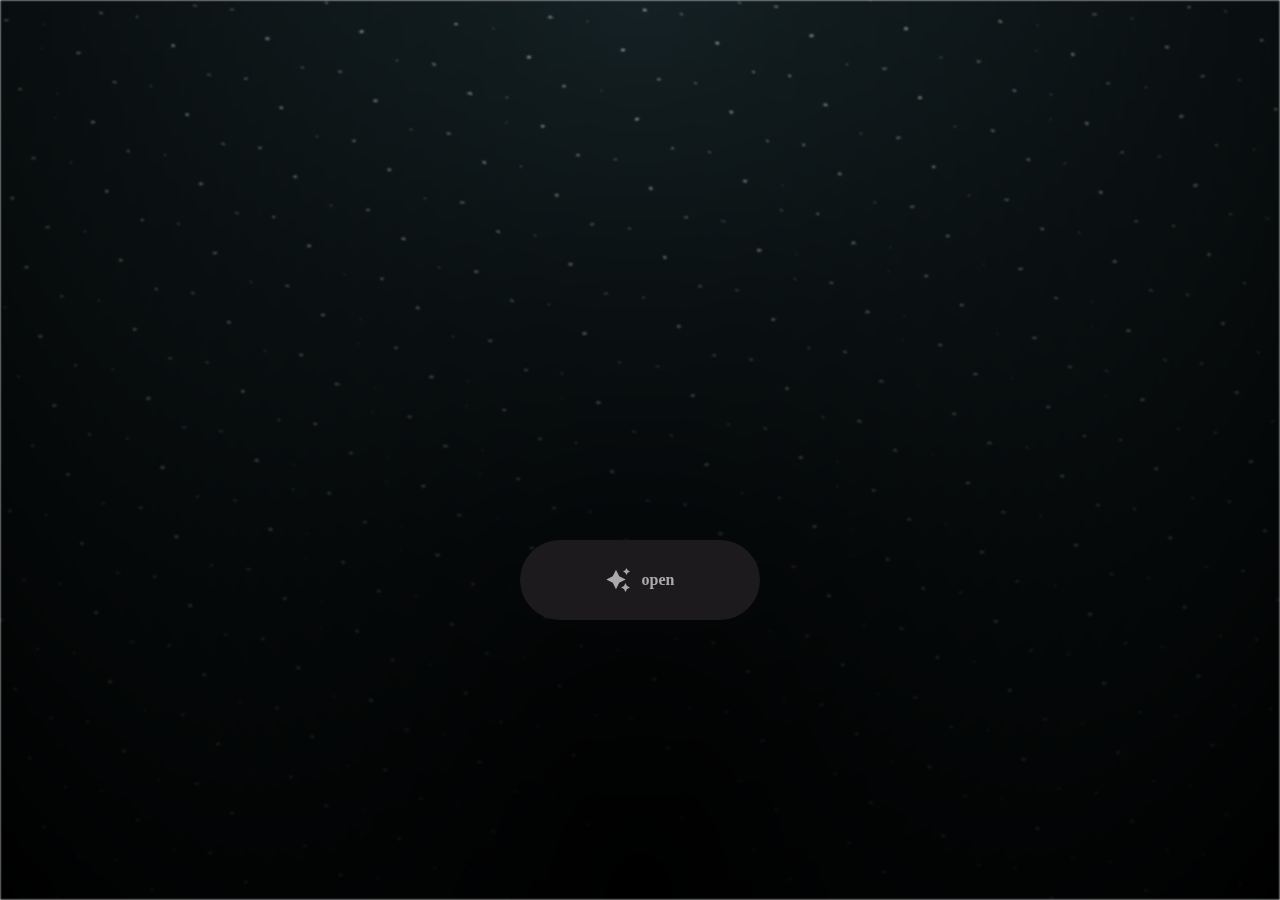
<file: index.html>
<!DOCTYPE html>
<html lang="en">

<head>
    <meta charset="UTF-8">
    <meta name="viewport" content="width=device-width, initial-scale=1.0">
    <link rel="shortcut icon" href="images/gift.png" type="image/x-icon">
    <link rel="stylesheet" href="index.css">

    <title>Welcome to my resume</title>
</head>

<body>

    

    <div class="night"></div>

    <h1 class="title"></h1>

    <div style="position: absolute; top: 60vh; width: 100%; display: flex; justify-content: center;">
        <a href="index1.html" class="btn">
            <svg height="24" width="24" fill="#FFFFFF" viewBox="0 0 24 24" data-name="Layer 1" id="Layer_1" class="sparkle">
                <path d="M10,21.236,6.755,14.745.264,11.5,6.755,8.255,10,1.764l3.245,6.491L19.736,11.5l-6.491,3.245ZM18,21l1.5,3L21,21l3-1.5L21,18l-1.5-3L18,18l-3,1.5ZM19.333,4.667,20.5,7l1.167-2.333L24,3.5,21.667,2.333,20.5,0,19.333,2.333,17,3.5Z"></path>
            </svg>
            <span class="text">open</span>
        </a>
    </div>

    <script src="index.js"></script>
</body>

</html>
</file>
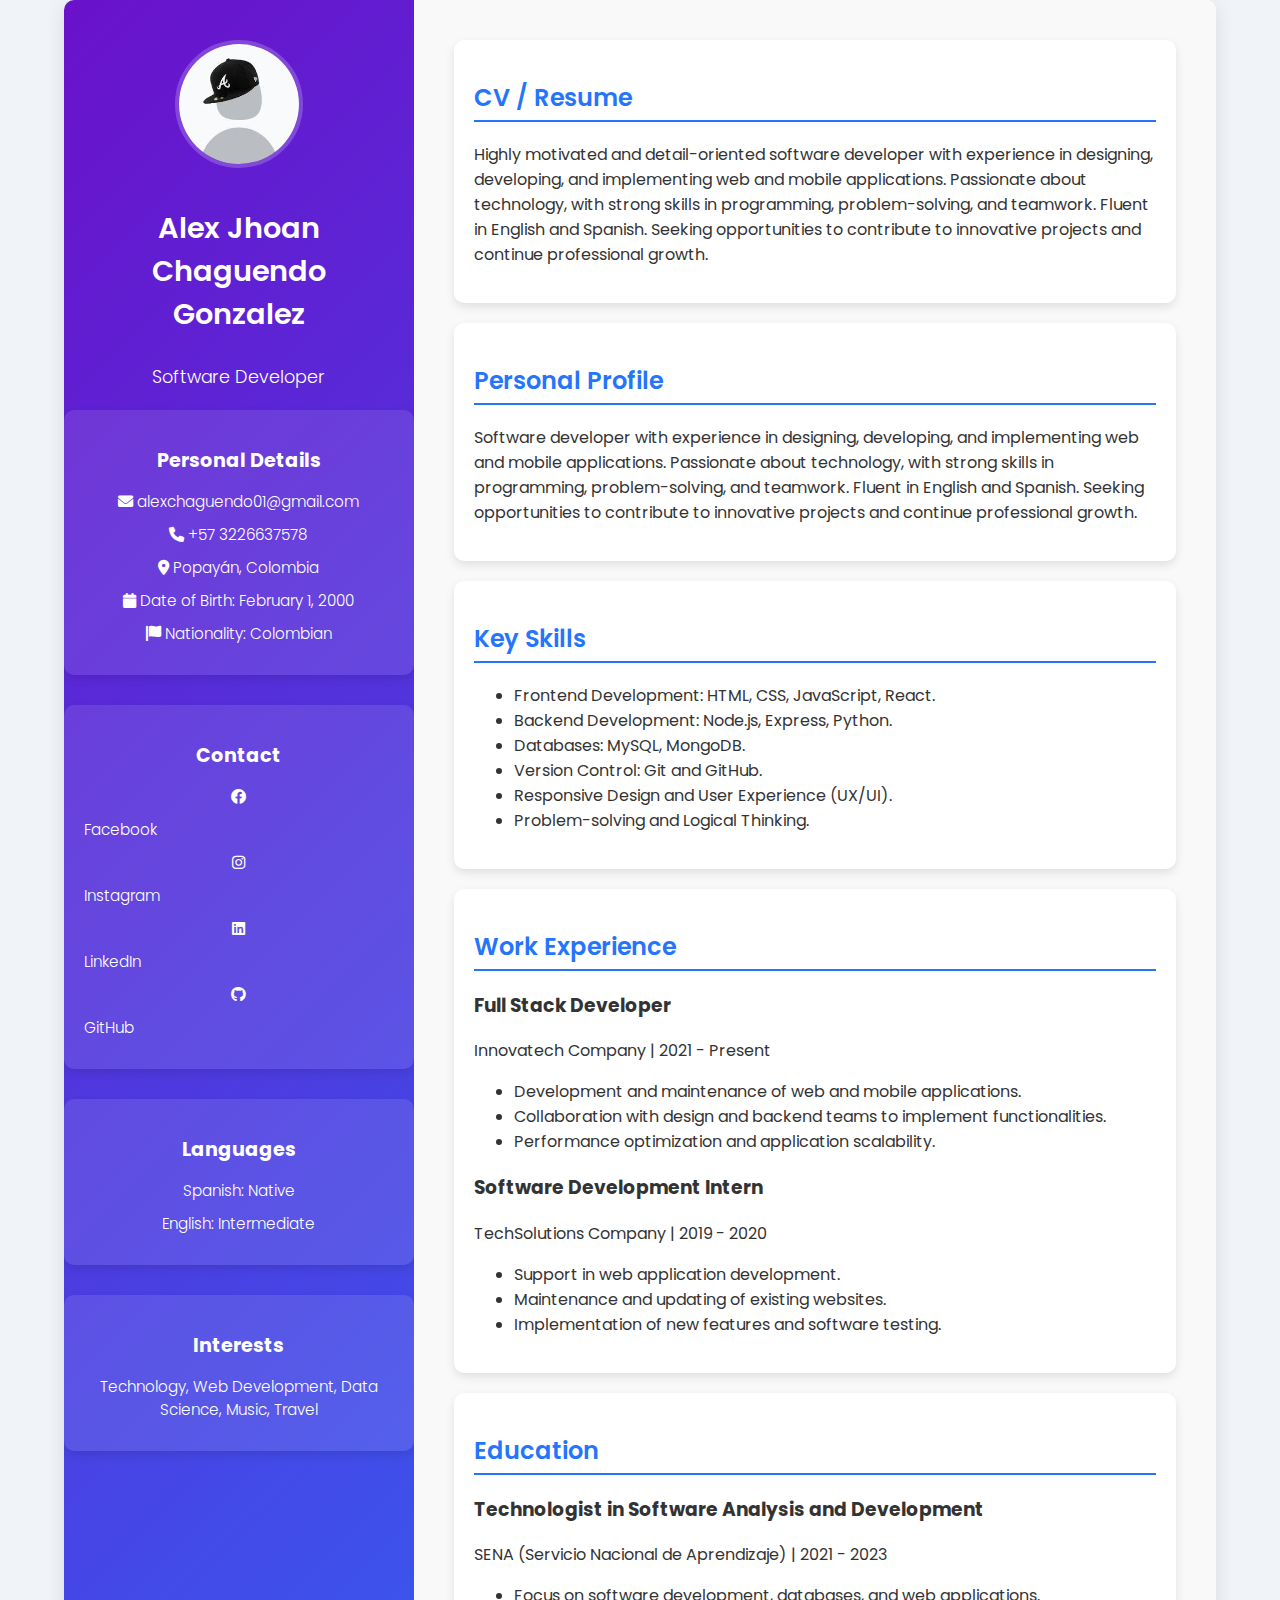
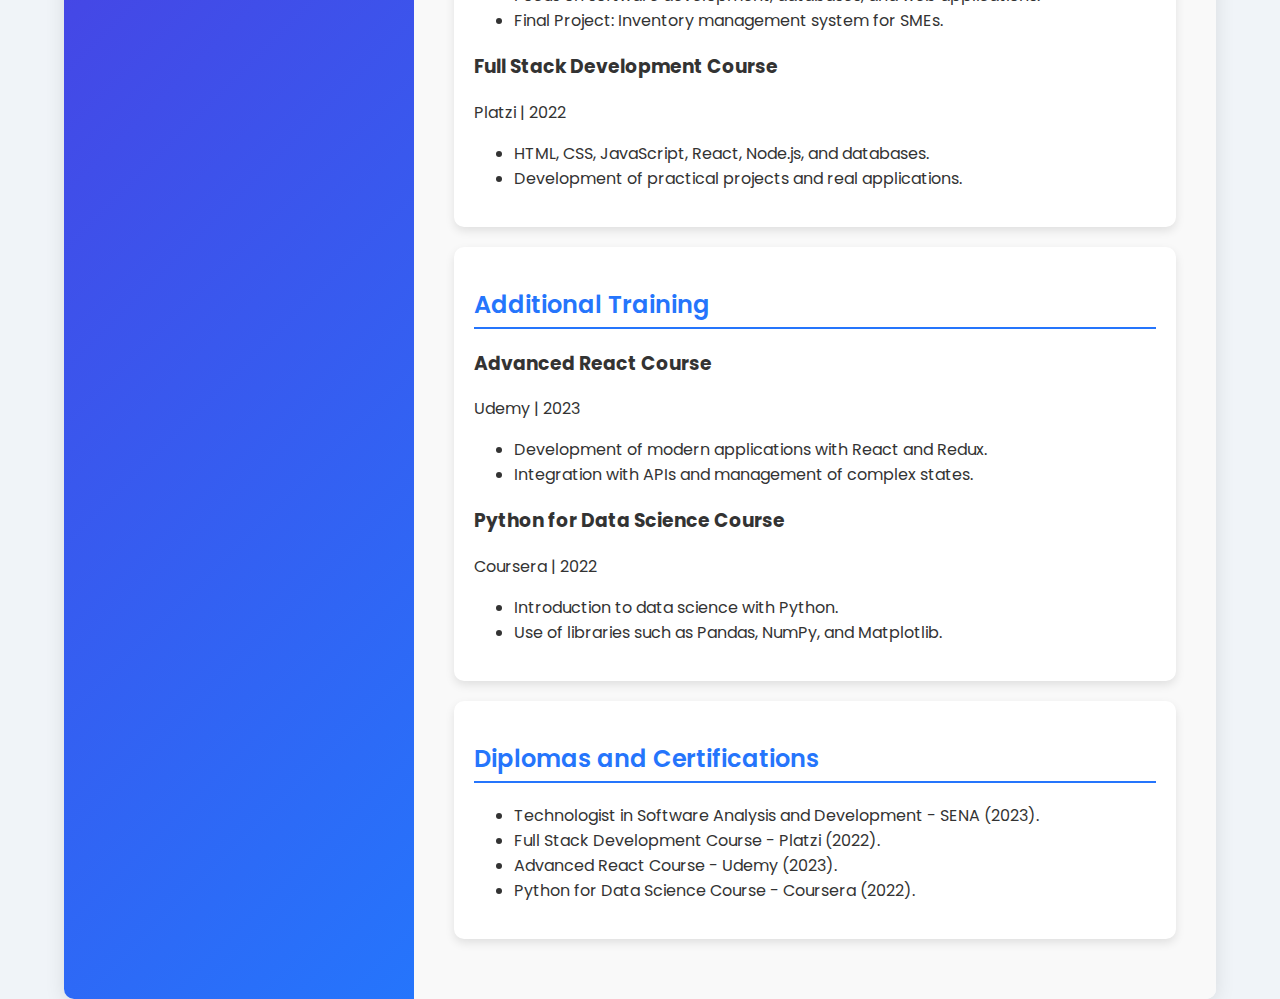
<file: index1.html>
<!DOCTYPE html>
<html lang="en">
<head>
    <meta charset="UTF-8">
    <meta name="viewport" content="width=device-width, initial-scale=1.0">
    <title>Resume - Alex Jhoan Chaguendo Gonzalez</title>
    <link rel="stylesheet" href="index1.css">
    
    <link href="https://fonts.googleapis.com/css2?family=Poppins:wght@300;400;500;600&display=swap" rel="stylesheet">
  
    <link rel="stylesheet" href="https://cdnjs.cloudflare.com/ajax/libs/font-awesome/6.0.0-beta3/css/all.min.css">
</head>
<body>
    <div class="contenedor-cv">
       
        <div class="barra-lateral">
            <img src="img/foto-perfil.jpg" alt="Profile Picture">
            <h1>Alex Jhoan Chaguendo Gonzalez</h1>
            <p>Software Developer</p>

          
            <div class="seccion">
                <h2>Personal Details</h2>
                <p><i class="fas fa-envelope"></i> alexchaguendo01@gmail.com</p>
                <p><i class="fas fa-phone"></i> +57 3226637578</p>
                <p><i class="fas fa-map-marker-alt"></i> Popayán, Colombia</p>
                <p><i class="fas fa-calendar"></i> Date of Birth: February 1, 2000</p>
                <p><i class="fas fa-flag"></i> Nationality: Colombian</p>
            </div>

            <div class="seccion">
                <h2>Contact</h2>
                <p><i class="fab fa-facebook"></i> <a href="https://www.facebook.com/alex.chaguendo" target="_blank">Facebook</a></p>
                <p><i class="fab fa-instagram"></i> <a href="https://www.instagram.com/alex.chaguendo" target="_blank">Instagram</a></p>
                <p><i class="fab fa-linkedin"></i> <a href="https://www.linkedin.com/in/alex-chaguendo" target="_blank">LinkedIn</a></p>
                <p><i class="fab fa-github"></i> <a href="https://github.com/alexchaguendo" target="_blank">GitHub</a></p>
            </div>

           
            <div class="seccion">
                <h2>Languages</h2>
                <p>Spanish: Native</p>
                <p>English: Intermediate</p>
            </div>

            
            <div class="seccion">
                <h2>Interests</h2>
                <p>Technology, Web Development, Data Science, Music, Travel</p>
            </div>
        </div>

       
        <div class="contenido-principal">
            
            <section class="seccion">
                <h2>CV / Resume</h2>
                <p>
                    Highly motivated and detail-oriented software developer with experience in designing, developing, and implementing web and mobile applications. Passionate about technology, with strong skills in programming, problem-solving, and teamwork. Fluent in English and Spanish. Seeking opportunities to contribute to innovative projects and continue professional growth.
                </p>
            </section>

            
            <section class="seccion">
                <h2>Personal Profile</h2>
                <p>
                    Software developer with experience in designing, developing, and implementing web and mobile applications. Passionate about technology, with strong skills in programming, problem-solving, and teamwork. Fluent in English and Spanish. Seeking opportunities to contribute to innovative projects and continue professional growth.
                </p>
            </section>

            
            <section class="seccion">
                <h2>Key Skills</h2>
                <ul>
                    <li>Frontend Development: HTML, CSS, JavaScript, React.</li>
                    <li>Backend Development: Node.js, Express, Python.</li>
                    <li>Databases: MySQL, MongoDB.</li>
                    <li>Version Control: Git and GitHub.</li>
                    <li>Responsive Design and User Experience (UX/UI).</li>
                    <li>Problem-solving and Logical Thinking.</li>
                </ul>
            </section>

           
            <section class="seccion">
                <h2>Work Experience</h2>
                <div>
                    <h3>Full Stack Developer</h3>
                    <p>Innovatech Company | 2021 - Present</p>
                    <ul>
                        <li>Development and maintenance of web and mobile applications.</li>
                        <li>Collaboration with design and backend teams to implement functionalities.</li>
                        <li>Performance optimization and application scalability.</li>
                    </ul>
                </div>
                <div>
                    <h3>Software Development Intern</h3>
                    <p>TechSolutions Company | 2019 - 2020</p>
                    <ul>
                        <li>Support in web application development.</li>
                        <li>Maintenance and updating of existing websites.</li>
                        <li>Implementation of new features and software testing.</li>
                    </ul>
                </div>
            </section>

           
            <section class="seccion">
                <h2>Education</h2>
                <div>
                    <h3>Technologist in Software Analysis and Development</h3>
                    <p>SENA (Servicio Nacional de Aprendizaje) | 2021 - 2023</p>
                    <ul>
                        <li>Focus on software development, databases, and web applications.</li>
                        <li>Final Project: Inventory management system for SMEs.</li>
                    </ul>
                </div>
                <div>
                    <h3>Full Stack Development Course</h3>
                    <p>Platzi | 2022</p>
                    <ul>
                        <li>HTML, CSS, JavaScript, React, Node.js, and databases.</li>
                        <li>Development of practical projects and real applications.</li>
                    </ul>
                </div>
            </section>

            
            <section class="seccion">
                <h2>Additional Training</h2>
                <div>
                    <h3>Advanced React Course</h3>
                    <p>Udemy | 2023</p>
                    <ul>
                        <li>Development of modern applications with React and Redux.</li>
                        <li>Integration with APIs and management of complex states.</li>
                    </ul>
                </div>
                <div>
                    <h3>Python for Data Science Course</h3>
                    <p>Coursera | 2022</p>
                    <ul>
                        <li>Introduction to data science with Python.</li>
                        <li>Use of libraries such as Pandas, NumPy, and Matplotlib.</li>
                    </ul>
                </div>
            </section>

        
            <section class="seccion">
                <h2>Diplomas and Certifications</h2>
                <ul>
                    <li>Technologist in Software Analysis and Development - SENA (2023).</li>
                    <li>Full Stack Development Course - Platzi (2022).</li>
                    <li>Advanced React Course - Udemy (2023).</li>
                    <li>Python for Data Science Course - Coursera (2022).</li>
                </ul>
            </section>
        </div>
    </div>
</body>
</html>
</file>
<file: index.css>
*,
*::after,
*::before {
  padding: 0;
  margin: 0;
  box-sizing: border-box;
}

:root {
  --dark-color: #000;
}

.night {
  position: fixed;
  left: 50%;
  top: 0;
  transform: translateX(-50%);
  width: 100%;
  height: 100%;
  filter: blur(0.1vmin);
  background-image: radial-gradient(ellipse at top, transparent 0%, var(--dark-color)), radial-gradient(ellipse at bottom, var(--dark-color), rgba(145, 233, 255, 0.2)), repeating-linear-gradient(220deg, rgb(0, 0, 0) 0px, rgb(0, 0, 0) 19px, transparent 19px, transparent 22px), repeating-linear-gradient(189deg, rgb(0, 0, 0) 0px, rgb(0, 0, 0) 19px, transparent 19px, transparent 22px), repeating-linear-gradient(148deg, rgb(0, 0, 0) 0px, rgb(0, 0, 0) 19px, transparent 19px, transparent 22px), linear-gradient(90deg, rgb(255, 255, 250), rgb(240, 240, 240));
}

.title {
  position: absolute;
  top: 0;
  left: 0;
  color: white;
  font-family: 'Courier New', Courier, monospace;

  display: flex;
  flex-wrap: wrap;
  justify-content: center;
  align-content: center;
  align-items: center;

  width: 100%;
  height: 100vh;
  text-shadow: 0 0 20px white;
  letter-spacing: 0px;
}

@media (min-width: 500px) {
  .title {
    letter-spacing: 20px;
  }
}

@keyframes typing {
  from {
    opacity: 0;
  }

  to {
    opacity: 1;
  }
}

/* Terapkan animasi dengan delay */
.title span {
  opacity: 0;
  animation: typing 1s ease forwards;
  animation-delay: var(--delay);
}

a {
  text-decoration: none;
}

.btn {
  border: none;
  width: 15em;
  height: 5em;
  border-radius: 3em;
  display: flex;
  justify-content: center;
  align-items: center;
  gap: 12px;
  background: #1C1A1C;
  cursor: pointer;
  transition: all 450ms ease-in-out;
}

.sparkle {
  fill: #AAAAAA;
  transition: all 800ms ease;
}

.text {
  font-weight: 600;
  color: #AAAAAA;
  font-size: medium;
}

.btn:hover {
  background: linear-gradient(0deg, #A47CF3, #683FEA);
  box-shadow: inset 0px 1px 0px 0px rgba(255, 255, 255, 0.4),
    inset 0px -4px 0px 0px rgba(0, 0, 0, 0.2),
    0px 0px 0px 4px rgba(255, 255, 255, 0.2),
    0px 0px 180px 0px #9917FF;
  transform: translateY(-2px);
}

.btn:hover .text {
  color: white;
}

.btn:hover .sparkle {
  fill: white;
  transform: scale(1.2);
}
</file>
<file: index1.css>
/* Estilos generales */
body {
    font-family: 'Poppins', sans-serif;
    margin: 0;
    padding: 0;
    background-color: #f0f4f8;
    color: #333;
    display: flex;
    justify-content: center;
    align-items: center;
    min-height: 100vh;
}

.contenedor-cv {
    width: 90%;
    max-width: 1200px;
    display: flex;
    background: white;
    border-radius: 10px;
    overflow: hidden;
    box-shadow: 0px 4px 20px rgba(0, 0, 0, 0.1);
}

/* Barra lateral con degradado azul-morado suave */
.barra-lateral {
    width: 30%;
    background: linear-gradient(135deg, #6a11cb, #2575fc); /* Degradado morado a azul */
    color: white;
    padding: 40px 20px;
    text-align: center;
    display: flex;
    flex-direction: column;
    align-items: center;
}

.barra-lateral img {
    width: 120px;
    height: 120px;
    border-radius: 50%;
    border: 4px solid rgba(255, 255, 255, 0.2); /* Borde semitransparente */
    margin-bottom: 20px;
}

.barra-lateral h1 {
    font-size: 1.8em;
    margin-bottom: 10px;
    font-weight: 600;
}

.barra-lateral p {
    font-size: 1.1em;
    font-weight: 300;
    margin-bottom: 20px;
}

/* Estilos para secciones en la barra lateral */
.barra-lateral .seccion {
    margin-bottom: 30px;
    padding: 20px;
    background: rgba(255, 255, 255, 0.1); /* Fondo semitransparente */
    border-radius: 10px;
    box-shadow: 0px 4px 10px rgba(0, 0, 0, 0.1);
    width: 100%;
}

.barra-lateral .seccion h2 {
    font-size: 1.2em;
    margin-bottom: 15px;
    color: white;
    text-align: center;
}

.barra-lateral .seccion p, .barra-lateral .seccion ul {
    font-size: 0.95em;
    margin: 10px 0;
}

.barra-lateral .seccion ul {
    list-style: none;
    padding: 0;
}

.barra-lateral .seccion ul li {
    margin-bottom: 10px;
    line-height: 1.6;
}

.barra-lateral .seccion ul li::before {
    content: "•";
    color: white;
    font-weight: bold;
    display: inline-block;
    width: 1em;
    margin-left: -1em;
}

.barra-lateral .seccion a {
    color: white;
    text-decoration: none;
    display: flex;
    align-items: center;
    margin: 10px 0;
}

.barra-lateral .seccion a:hover {
    text-decoration: underline;
}

.barra-lateral .seccion a i {
    margin-right: 10px;
    font-size: 1.2em;
}

/* Contenido principal con tonos suaves */
.contenido-principal {
    width: 70%;
    padding: 40px;
    background: #f9f9f9; /* Fondo gris claro */
}

.contenido-principal .seccion {
    background: white;
    border-radius: 10px;
    box-shadow: 0px 4px 10px rgba(0, 0, 0, 0.1);
    padding: 20px;
    margin-bottom: 20px;
}

.contenido-principal h2 {
    color: #2575fc; /* Azul suave para los títulos */
    border-bottom: 2px solid #2575fc;
    padding-bottom: 5px;
    font-size: 1.5em;
    font-weight: 600;
    margin-bottom: 20px;
}

.contenido-principal ul li::before {
    color: #6a11cb; /* Morado suave para las viñetas */
}

/* Responsive Design */
@media (max-width: 768px) {
    .contenedor-cv {
        flex-direction: column;
    }

    .barra-lateral, .contenido-principal {
        width: 100%;
    }

    .barra-lateral {
        padding: 20px;
    }

    .contenido-principal {
        padding: 20px;
    }

    h2 {
        font-size: 1.3em;
    }

    .barra-lateral h1 {
        font-size: 1.5em;
    }

    .barra-lateral p {
        font-size: 1em;
    }

    .seccion p, .seccion ul {
        font-size: 0.9em;
    }
}
</file>
